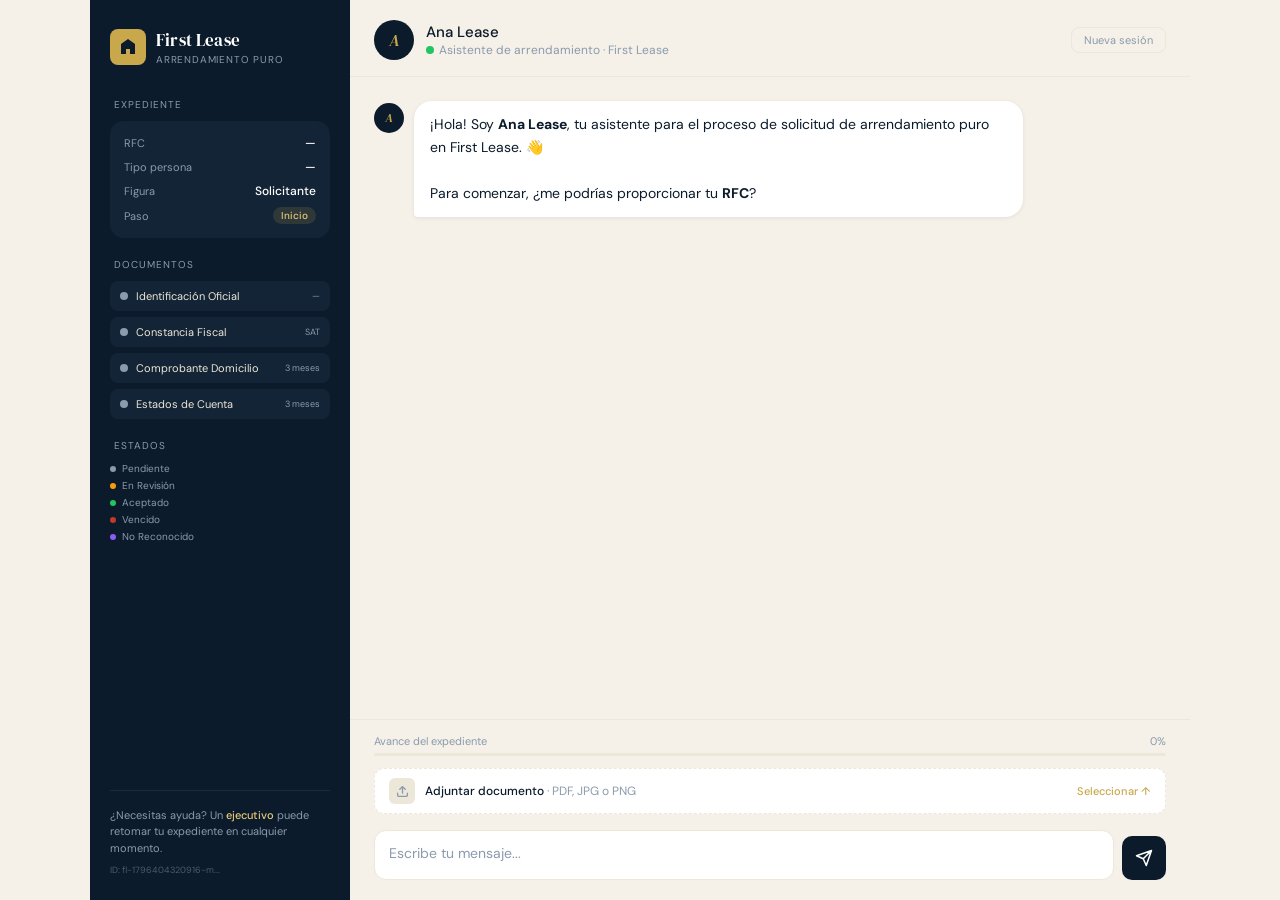
<file: ana-lease.html>
<!DOCTYPE html>
<html lang="es">
<head>
<meta charset="UTF-8">
<meta name="viewport" content="width=device-width, initial-scale=1.0">
<title>Ana Lease — First Lease</title>
<link href="https://fonts.googleapis.com/css2?family=DM+Sans:ital,opsz,wght@0,9..40,300;0,9..40,400;0,9..40,500;1,9..40,300&family=DM+Serif+Display:ital@0;1&display=swap" rel="stylesheet">
<style>
*,*::before,*::after{box-sizing:border-box;margin:0;padding:0}
:root{
  --navy:#0B1B2B;
  --navy2:#132436;
  --gold:#C9A84C;
  --gold2:#E8C97A;
  --cream:#F5F0E8;
  --cream2:#EDE7D9;
  --muted:#8A9BAD;
  --danger:#C0392B;
  --success:#1A7A4A;
  --white:#FFFFFF;
  --radius:14px;
  --shadow:0 4px 32px rgba(11,27,43,0.18);
}
html,body{height:100%;background:var(--cream);font-family:'DM Sans',sans-serif;color:var(--navy)}

/* ── Layout ── */
.shell{display:flex;height:100vh;max-width:1100px;margin:0 auto;gap:0}

/* ── Sidebar ── */
.sidebar{width:260px;min-width:260px;background:var(--navy);display:flex;flex-direction:column;padding:28px 20px 24px}
.logo{display:flex;align-items:center;gap:10px;margin-bottom:32px}
.logo-mark{width:36px;height:36px;background:var(--gold);border-radius:8px;display:flex;align-items:center;justify-content:center}
.logo-mark svg{width:20px;height:20px;fill:var(--navy)}
.logo-text{font-family:'DM Serif Display',serif;font-size:17px;color:var(--white);letter-spacing:.01em}
.logo-sub{font-size:10px;color:var(--muted);letter-spacing:.08em;text-transform:uppercase;margin-top:1px}
.sidebar-label{font-size:10px;color:var(--muted);letter-spacing:.1em;text-transform:uppercase;margin-bottom:10px;padding-left:4px}

/* Expediente card */
.exp-card{background:var(--navy2);border-radius:var(--radius);padding:14px;margin-bottom:20px}
.exp-row{display:flex;justify-content:space-between;align-items:center;margin-bottom:8px}
.exp-row:last-child{margin-bottom:0}
.exp-key{font-size:11px;color:var(--muted)}
.exp-val{font-size:12px;color:var(--white);font-weight:500;text-align:right;max-width:130px;overflow:hidden;text-overflow:ellipsis;white-space:nowrap}
.exp-badge{font-size:10px;padding:2px 8px;border-radius:20px;font-weight:500}
.badge-inicio{background:rgba(201,168,76,.15);color:var(--gold2)}
.badge-datos{background:rgba(26,122,74,.15);color:#4ADE80}
.badge-docs{background:rgba(59,130,246,.15);color:#93C5FD}
.badge-cierre{background:rgba(201,168,76,.25);color:var(--gold2)}

/* Documentos lista */
.doc-list{display:flex;flex-direction:column;gap:6px;margin-bottom:20px;overflow-y:auto;max-height:260px}
.doc-list::-webkit-scrollbar{width:3px}
.doc-list::-webkit-scrollbar-thumb{background:rgba(255,255,255,.1);border-radius:2px}
.doc-item{display:flex;align-items:center;gap:8px;padding:8px 10px;background:var(--navy2);border-radius:8px}
.doc-status{width:8px;height:8px;border-radius:50%;flex-shrink:0;transition:background .3s}
.st-pendiente{background:var(--muted)}
.st-en_revision{background:#F59E0B}
.st-aceptado{background:#22C55E}
.st-vencido{background:var(--danger)}
.st-no_reconocido{background:#8B5CF6}
.doc-name{font-size:11px;color:var(--cream2);flex:1;overflow:hidden;text-overflow:ellipsis;white-space:nowrap}
.doc-tag{font-size:9px;color:var(--muted);white-space:nowrap}

/* Leyenda estados */
.status-legend{margin-bottom:16px}
.legend-item{display:flex;align-items:center;gap:6px;font-size:10px;color:var(--muted);margin-bottom:4px}
.legend-dot{width:6px;height:6px;border-radius:50%;flex-shrink:0}

.sidebar-footer{margin-top:auto;padding-top:16px;border-top:1px solid rgba(255,255,255,.07)}
.ejecutivo-note{font-size:11px;color:var(--muted);line-height:1.5}
.ejecutivo-note strong{color:var(--gold2);font-weight:500}

/* Sesión chip */
.session-chip{font-size:9px;color:var(--muted);margin-top:8px;word-break:break-all;opacity:.5}

/* ── Chat area ── */
.chat-area{flex:1;display:flex;flex-direction:column;background:var(--cream);min-width:0}

.chat-header{padding:20px 24px 16px;border-bottom:1px solid var(--cream2);display:flex;align-items:center;gap:12px;flex-shrink:0}
.avatar{width:40px;height:40px;border-radius:50%;background:var(--navy);display:flex;align-items:center;justify-content:center;flex-shrink:0}
.avatar-inner{font-family:'DM Serif Display',serif;font-size:16px;color:var(--gold);font-style:italic}
.chat-header-info h2{font-size:15px;font-weight:500;color:var(--navy)}
.chat-header-info p{font-size:12px;color:var(--muted)}
.online-dot{width:8px;height:8px;background:#22C55E;border-radius:50%;display:inline-block;margin-right:5px;animation:pulse 2s infinite}
@keyframes pulse{0%,100%{opacity:1}50%{opacity:.5}}

/* Botón nueva sesión */
.new-session-btn{margin-left:auto;font-size:11px;padding:5px 12px;background:transparent;border:1px solid var(--cream2);border-radius:8px;cursor:pointer;color:var(--muted);font-family:'DM Sans',sans-serif;transition:all .2s}
.new-session-btn:hover{border-color:var(--gold);color:var(--gold)}

/* Messages */
.messages{flex:1;overflow-y:auto;padding:24px;display:flex;flex-direction:column;gap:16px;scroll-behavior:smooth}
.messages::-webkit-scrollbar{width:4px}
.messages::-webkit-scrollbar-track{background:transparent}
.messages::-webkit-scrollbar-thumb{background:var(--cream2);border-radius:2px}

.msg{display:flex;gap:10px;max-width:82%;animation:fadeUp .25s ease}
@keyframes fadeUp{from{opacity:0;transform:translateY(8px)}to{opacity:1;transform:translateY(0)}}
.msg.user{align-self:flex-end;flex-direction:row-reverse}
.msg.assistant{align-self:flex-start}

.msg-avatar{width:30px;height:30px;border-radius:50%;flex-shrink:0;display:flex;align-items:center;justify-content:center;font-size:12px;font-weight:500;margin-top:2px}
.msg.assistant .msg-avatar{background:var(--navy);color:var(--gold);font-family:'DM Serif Display',serif;font-style:italic}
.msg.user .msg-avatar{background:var(--gold);color:var(--navy);font-size:11px}

.bubble{padding:12px 16px;border-radius:18px;font-size:14px;line-height:1.65}
.msg.assistant .bubble{background:var(--white);color:var(--navy);border-bottom-left-radius:4px;box-shadow:0 1px 4px rgba(11,27,43,.08)}
.msg.user .bubble{background:var(--navy);color:var(--white);border-bottom-right-radius:4px}

/* File bubble */
.file-bubble{display:flex;align-items:center;gap:8px;background:rgba(201,168,76,.12);border:1px solid rgba(201,168,76,.3);border-radius:10px;padding:8px 12px;margin-top:6px;font-size:12px;color:var(--navy)}
.file-bubble svg{flex-shrink:0}

/* Status bubble */
.status-bubble{display:inline-flex;align-items:center;gap:5px;font-size:11px;padding:3px 10px;border-radius:20px;margin-top:6px;font-weight:500}
.sb-aceptado{background:rgba(34,197,94,.12);color:#15803D}
.sb-vencido{background:rgba(192,57,43,.12);color:var(--danger)}
.sb-en_revision{background:rgba(245,158,11,.12);color:#B45309}
.sb-no_reconocido{background:rgba(139,92,246,.12);color:#6D28D9}

/* Typing indicator */
.typing{display:flex;align-items:center;gap:4px;padding:14px 16px}
.typing span{width:7px;height:7px;background:var(--muted);border-radius:50%;animation:bounce .9s infinite}
.typing span:nth-child(2){animation-delay:.15s}
.typing span:nth-child(3){animation-delay:.3s}
@keyframes bounce{0%,60%,100%{transform:translateY(0)}30%{transform:translateY(-6px)}}

/* ── Input area ── */
.input-area{padding:14px 24px 20px;border-top:1px solid var(--cream2);background:var(--cream);flex-shrink:0}

/* Progress */
.progress-wrap{margin-bottom:12px}
.progress-label{font-size:11px;color:var(--muted);margin-bottom:5px;display:flex;justify-content:space-between}
.progress-bar{height:3px;background:var(--cream2);border-radius:2px;overflow:hidden}
.progress-fill{height:100%;background:linear-gradient(90deg,var(--gold),var(--gold2));border-radius:2px;transition:width .6s cubic-bezier(.4,0,.2,1)}

/* Dropzone */
.dropzone{border:1.5px dashed var(--cream2);border-radius:10px;padding:9px 14px;margin-bottom:8px;display:flex;align-items:center;gap:10px;cursor:pointer;transition:all .2s;background:var(--white)}
.dropzone:hover,.dropzone.drag-over{border-color:var(--gold);background:rgba(201,168,76,.04)}
.dropzone-icon{width:26px;height:26px;background:var(--cream2);border-radius:6px;display:flex;align-items:center;justify-content:center;flex-shrink:0;transition:background .2s}
.dropzone:hover .dropzone-icon{background:rgba(201,168,76,.2)}
.dropzone-text{font-size:12px;color:var(--muted);flex:1}
.dropzone-text strong{color:var(--navy);font-weight:500}
.dropzone-action{font-size:11px;color:var(--gold);font-weight:500;white-space:nowrap;cursor:pointer}

/* File chips */
.file-chips{display:flex;flex-wrap:wrap;gap:5px;margin-bottom:8px}
.file-chip{display:flex;align-items:center;gap:5px;background:var(--white);border:1px solid var(--cream2);border-radius:20px;padding:3px 8px 3px 7px;font-size:11px;color:var(--navy);animation:fadeUp .2s ease}
.file-chip-remove{cursor:pointer;color:var(--muted);font-size:15px;line-height:1;margin-left:1px;transition:color .15s}
.file-chip-remove:hover{color:var(--danger)}

/* Input row */
.input-row{display:flex;gap:8px;align-items:flex-end}
.input-wrap{flex:1;background:var(--white);border:1.5px solid var(--cream2);border-radius:12px;transition:border-color .2s;display:flex;align-items:flex-end;padding:2px}
.input-wrap:focus-within{border-color:var(--gold)}
textarea{flex:1;border:none;outline:none;background:transparent;font-family:'DM Sans',sans-serif;font-size:14px;color:var(--navy);padding:10px 12px;resize:none;min-height:44px;max-height:120px;line-height:1.5}
textarea::placeholder{color:var(--muted)}
.send-btn{width:44px;height:44px;background:var(--navy);border:none;border-radius:10px;cursor:pointer;display:flex;align-items:center;justify-content:center;transition:all .2s;flex-shrink:0}
.send-btn:hover:not(:disabled){background:var(--gold)}
.send-btn:hover:not(:disabled) svg{stroke:var(--navy)}
.send-btn:disabled{background:var(--cream2);cursor:not-allowed}
.send-btn svg{width:18px;height:18px;fill:none;stroke:var(--white);stroke-width:2;stroke-linecap:round;stroke-linejoin:round;transition:stroke .2s}

/* Alerta ejecutivo */
.alerta-ejecutivo{background:rgba(201,168,76,.1);border:1px solid rgba(201,168,76,.3);border-radius:10px;padding:10px 14px;font-size:12px;color:var(--navy);margin-top:8px;display:none}
.alerta-ejecutivo.visible{display:flex;gap:8px;align-items:flex-start}
.alerta-ejecutivo strong{color:var(--gold);font-weight:500}

/* ── Responsive ── */
@media(max-width:640px){
  .sidebar{display:none}
  .shell{max-width:100%}
}
#file-input{display:none}
</style>
</head>
<body>
<div class="shell">

  <!-- ── SIDEBAR ── -->
  <aside class="sidebar">
    <div class="logo">
      <div class="logo-mark">
        <svg viewBox="0 0 20 20"><path d="M10 2L3 7v10h5v-5h4v5h5V7z"/></svg>
      </div>
      <div>
        <div class="logo-text">First Lease</div>
        <div class="logo-sub">Arrendamiento Puro</div>
      </div>
    </div>

    <div class="sidebar-label">Expediente</div>
    <div class="exp-card">
      <div class="exp-row">
        <span class="exp-key">RFC</span>
        <span class="exp-val" id="sb-rfc">—</span>
      </div>
      <div class="exp-row">
        <span class="exp-key">Tipo persona</span>
        <span class="exp-val" id="sb-tipo">—</span>
      </div>
      <div class="exp-row">
        <span class="exp-key">Figura</span>
        <span class="exp-val" id="sb-figura">Solicitante</span>
      </div>
      <div class="exp-row">
        <span class="exp-key">Paso</span>
        <span class="exp-badge badge-inicio" id="sb-paso">Inicio</span>
      </div>
    </div>

    <div class="sidebar-label">Documentos</div>
    <div class="doc-list" id="doc-list">
      <!-- Se llena dinámicamente -->
      <div class="doc-item"><div class="doc-status st-pendiente"></div><span class="doc-name">Identificación Oficial</span><span class="doc-tag">—</span></div>
      <div class="doc-item"><div class="doc-status st-pendiente"></div><span class="doc-name">Constancia Fiscal</span><span class="doc-tag">SAT</span></div>
      <div class="doc-item"><div class="doc-status st-pendiente"></div><span class="doc-name">Comprobante Domicilio</span><span class="doc-tag">3 meses</span></div>
      <div class="doc-item"><div class="doc-status st-pendiente"></div><span class="doc-name">Estados de Cuenta</span><span class="doc-tag">3 meses</span></div>
    </div>

    <div class="sidebar-label">Estados</div>
    <div class="status-legend">
      <div class="legend-item"><div class="legend-dot" style="background:var(--muted)"></div>Pendiente</div>
      <div class="legend-item"><div class="legend-dot" style="background:#F59E0B"></div>En Revisión</div>
      <div class="legend-item"><div class="legend-dot" style="background:#22C55E"></div>Aceptado</div>
      <div class="legend-item"><div class="legend-dot" style="background:var(--danger)"></div>Vencido</div>
      <div class="legend-item"><div class="legend-dot" style="background:#8B5CF6"></div>No Reconocido</div>
    </div>

    <div class="sidebar-footer">
      <p class="ejecutivo-note">¿Necesitas ayuda? Un <strong>ejecutivo</strong> puede retomar tu expediente en cualquier momento.</p>
      <p class="session-chip" id="session-display"></p>
    </div>
  </aside>

  <!-- ── CHAT ── -->
  <main class="chat-area">
    <div class="chat-header">
      <div class="avatar"><div class="avatar-inner">A</div></div>
      <div class="chat-header-info">
        <h2>Ana Lease</h2>
        <p><span class="online-dot"></span>Asistente de arrendamiento · First Lease</p>
      </div>
      <button class="new-session-btn" onclick="nuevaSesion()">Nueva sesión</button>
    </div>

    <div class="messages" id="messages">
      <div class="msg assistant">
        <div class="msg-avatar">A</div>
        <div class="bubble">¡Hola! Soy <strong>Ana Lease</strong>, tu asistente para el proceso de solicitud de arrendamiento puro en First Lease. 👋<br><br>Para comenzar, ¿me podrías proporcionar tu <strong>RFC</strong>?</div>
      </div>
    </div>

    <div class="input-area">
      <div class="progress-wrap">
        <div class="progress-label">
          <span>Avance del expediente</span>
          <span id="progress-pct">0%</span>
        </div>
        <div class="progress-bar"><div class="progress-fill" id="progress-fill" style="width:0%"></div></div>
      </div>

      <div class="dropzone" id="dropzone">
        <div class="dropzone-icon">
          <svg width="13" height="13" viewBox="0 0 24 24" fill="none" stroke="#8A9BAD" stroke-width="2.5" stroke-linecap="round" stroke-linejoin="round">
            <path d="M21 15v4a2 2 0 0 1-2 2H5a2 2 0 0 1-2-2v-4"/>
            <polyline points="17 8 12 3 7 8"/><line x1="12" y1="3" x2="12" y2="15"/>
          </svg>
        </div>
        <div class="dropzone-text"><strong>Adjuntar documento</strong> · PDF, JPG o PNG</div>
        <span class="dropzone-action" onclick="document.getElementById('file-input').click()">Seleccionar ↑</span>
      </div>
      <input type="file" id="file-input" accept=".pdf,.jpg,.jpeg,.png" multiple>

      <div class="file-chips" id="file-chips"></div>

      <div class="alerta-ejecutivo" id="alerta-ejecutivo">
        <svg width="16" height="16" viewBox="0 0 24 24" fill="none" stroke="var(--gold)" stroke-width="2" stroke-linecap="round" style="flex-shrink:0;margin-top:1px"><circle cx="12" cy="12" r="10"/><line x1="12" y1="8" x2="12" y2="12"/><line x1="12" y1="16" x2="12.01" y2="16"/></svg>
        <span>Un <strong>ejecutivo</strong> ha sido notificado para continuar con tu expediente y facilitar el cierre.</span>
      </div>

      <div class="input-row">
        <div class="input-wrap">
          <textarea id="msg-input" placeholder="Escribe tu mensaje..." rows="1"></textarea>
        </div>
        <button class="send-btn" id="send-btn" onclick="sendMessage()">
          <svg viewBox="0 0 24 24"><path d="M22 2L11 13M22 2L15 22l-4-9-9-4 20-7z"/></svg>
        </button>
      </div>
    </div>
  </main>
</div>

<script>
// ── CONFIGURACIÓN ──────────────────────────────────────────────────────────
// Reemplaza esta URL con el webhook de tu flujo N8N
const WEBHOOK_URL = 'https://flagent.app.n8n.cloud/webhook/744f39cb-af0d-4298-b631-360fb218317f';

// ── SESIÓN ─────────────────────────────────────────────────────────────────
let sessionId = localStorage.getItem('fl_session_id') || ('fl-' + Date.now() + '-' + Math.random().toString(36).slice(2,7));
localStorage.setItem('fl_session_id', sessionId);
document.getElementById('session-display').textContent = 'ID: ' + sessionId.slice(0,18) + '...';

function nuevaSesion() {
  if (!confirm('¿Iniciar una nueva sesión? Tu progreso actual quedará guardado y podrás retomarlo con tu RFC.')) return;
  localStorage.removeItem('fl_session_id');
  location.reload();
}

// ── ARCHIVOS ───────────────────────────────────────────────────────────────
let pendingFiles = [];

const dropzone  = document.getElementById('dropzone');
const fileInput = document.getElementById('file-input');

dropzone.addEventListener('dragover',  e => { e.preventDefault(); dropzone.classList.add('drag-over'); });
dropzone.addEventListener('dragleave', () => dropzone.classList.remove('drag-over'));
dropzone.addEventListener('drop', e => {
  e.preventDefault();
  dropzone.classList.remove('drag-over');
  addFiles(Array.from(e.dataTransfer.files));
});
fileInput.addEventListener('change', () => { addFiles(Array.from(fileInput.files)); fileInput.value = ''; });

function addFiles(files) {
  files.forEach(f => { if (!pendingFiles.find(x => x.name === f.name)) pendingFiles.push(f); });
  renderChips();
}
function removeFile(i) { pendingFiles.splice(i,1); renderChips(); }
function renderChips() {
  document.getElementById('file-chips').innerHTML = pendingFiles.map((f,i) => `
    <div class="file-chip">
      <svg width="11" height="11" viewBox="0 0 24 24" fill="none" stroke="currentColor" stroke-width="2"><path d="M14 2H6a2 2 0 0 0-2 2v16a2 2 0 0 0 2 2h12a2 2 0 0 0 2-2V8z"/><polyline points="14 2 14 8 20 8"/></svg>
      ${f.name.length > 24 ? f.name.slice(0,22)+'…' : f.name}
      <span class="file-chip-remove" onclick="removeFile(${i})">×</span>
    </div>`).join('');
}

// ── MENSAJES ───────────────────────────────────────────────────────────────
const textarea = document.getElementById('msg-input');
textarea.addEventListener('input', () => {
  textarea.style.height = 'auto';
  textarea.style.height = Math.min(textarea.scrollHeight, 120) + 'px';
});
textarea.addEventListener('keydown', e => {
  if (e.key === 'Enter' && !e.shiftKey) { e.preventDefault(); sendMessage(); }
});

function addMessage(role, text, extras) {
  const container = document.getElementById('messages');
  const div = document.createElement('div');
  div.className = `msg ${role}`;
  const avatarContent = role === 'assistant' ? 'A' : 'Tú';
  let bubbleContent = text.replace(/\n/g,'<br>');

  // Si hay archivos adjuntos, mostrarlos
  if (extras?.files?.length) {
    bubbleContent += extras.files.map(f => `
      <div class="file-bubble">
        <svg width="14" height="14" viewBox="0 0 24 24" fill="none" stroke="var(--gold)" stroke-width="2"><path d="M14 2H6a2 2 0 0 0-2 2v16a2 2 0 0 0 2 2h12a2 2 0 0 0 2-2V8z"/><polyline points="14 2 14 8 20 8"/></svg>
        ${f}
      </div>`).join('');
  }

  // Si hay estatus de documento
  if (extras?.docStatus) {
    const labels = { aceptado:'✓ Aceptado', vencido:'⚠ Vencido', en_revision:'🔍 En Revisión', no_reconocido:'? No Reconocido' };
    const label = labels[extras.docStatus] || extras.docStatus;
    bubbleContent += `<br><span class="status-bubble sb-${extras.docStatus}">${label}</span>`;
  }

  div.innerHTML = `<div class="msg-avatar">${avatarContent}</div><div class="bubble">${bubbleContent}</div>`;
  container.appendChild(div);
  container.scrollTop = container.scrollHeight;
}

function showTyping() {
  const container = document.getElementById('messages');
  const div = document.createElement('div');
  div.className = 'msg assistant'; div.id = 'typing-indicator';
  div.innerHTML = `<div class="msg-avatar">A</div><div class="bubble"><div class="typing"><span></span><span></span><span></span></div></div>`;
  container.appendChild(div);
  container.scrollTop = container.scrollHeight;
}
function hideTyping() { const t = document.getElementById('typing-indicator'); if(t) t.remove(); }

// ── SIDEBAR ────────────────────────────────────────────────────────────────
function updateSidebar(data) {
  if (data.rfc_actual)    document.getElementById('sb-rfc').textContent  = data.rfc_actual;
  if (data.tipo_persona) {
    const t = { PF:'Persona Física', PFAE:'PF Act. Empresarial', PM:'Persona Moral' };
    document.getElementById('sb-tipo').textContent = t[data.tipo_persona] || data.tipo_persona;
  }

  const pasoCfg = {
    inicio:              { label:'Inicio',      cls:'badge-inicio' },
    captura_rfc:         { label:'RFC',          cls:'badge-inicio' },
    captura_datos:       { label:'Datos',        cls:'badge-datos'  },
    captura_documentos:  { label:'Documentos',   cls:'badge-docs'   },
    captura_figuras:     { label:'Figuras',      cls:'badge-datos'  },
    cierre:              { label:'Cierre',       cls:'badge-cierre' }
  };
  const p = pasoCfg[data.next_step] || pasoCfg.inicio;
  const el = document.getElementById('sb-paso');
  el.textContent = p.label; el.className = `exp-badge ${p.cls}`;

  const pcts = { inicio:5, captura_rfc:10, captura_datos:35, captura_documentos:65, captura_figuras:80, cierre:100 };
  const pct = pcts[data.next_step] || 0;
  document.getElementById('progress-fill').style.width = pct + '%';
  document.getElementById('progress-pct').textContent  = pct + '%';

  // Actualiza estado de documento en sidebar
  if (data.document_status && data.field) {
    actualizaDocSidebar(data.field, data.document_status);
  }

  // Alerta ejecutivo
  if (data.requiere_ejecutivo === 'true' || data.requiere_ejecutivo === true) {
    document.getElementById('alerta-ejecutivo').classList.add('visible');
  }
}

function actualizaDocSidebar(docKey, status) {
  document.querySelectorAll('.doc-item').forEach(item => {
    const name = item.querySelector('.doc-name').textContent.toLowerCase().replace(/\s/g,'_');
    const key  = docKey.toLowerCase();
    if (name.includes(key) || key.includes(name.slice(0,8))) {
      item.querySelector('.doc-status').className = `doc-status st-${status}`;
    }
  });
}

// ── ENVÍO ──────────────────────────────────────────────────────────────────
async function sendMessage() {
  const input = document.getElementById('msg-input');
  const text  = input.value.trim();
  if (!text && pendingFiles.length === 0) return;

  const btn = document.getElementById('send-btn');
  btn.disabled = true;

  // Muestra mensaje usuario
  const fileNames = pendingFiles.map(f => f.name);
  addMessage('user', text || 'Documento adjunto', { files: fileNames });

  input.value = ''; input.style.height = 'auto';
  const archivos = [...pendingFiles];
  pendingFiles = []; renderChips();

  showTyping();

  try {
    let fetchOpts;
    if (archivos.length > 0) {
      const fd = new FormData();
      fd.append('chatInput', text || 'Adjunto documento para revisión');
      fd.append('sessionId', sessionId);
      fd.append('action', 'sendMessage');
      archivos.forEach((f,i) => fd.append(`file_${i}`, f));
      fetchOpts = { method:'POST', body:fd };
    } else {
      fetchOpts = {
        method:'POST',
        headers:{'Content-Type':'application/json'},
        body: JSON.stringify({ chatInput:text, sessionId, action:'sendMessage' })
      };
    }

    const res  = await fetch(WEBHOOK_URL, fetchOpts);
    const data = await res.json();
    hideTyping();

    const respuesta = data.output || data.message || data.assistant_message || '…';
    addMessage('assistant', respuesta, { docStatus: data.document_status || null });
    updateSidebar(data);

  } catch(err) {
    hideTyping();
    addMessage('assistant', 'Hubo un problema de conexión. Por favor intenta de nuevo en un momento.');
    console.error('Error:', err);
  }

  btn.disabled = false;
  input.focus();
}
</script>
</body>
</html>
</file>
